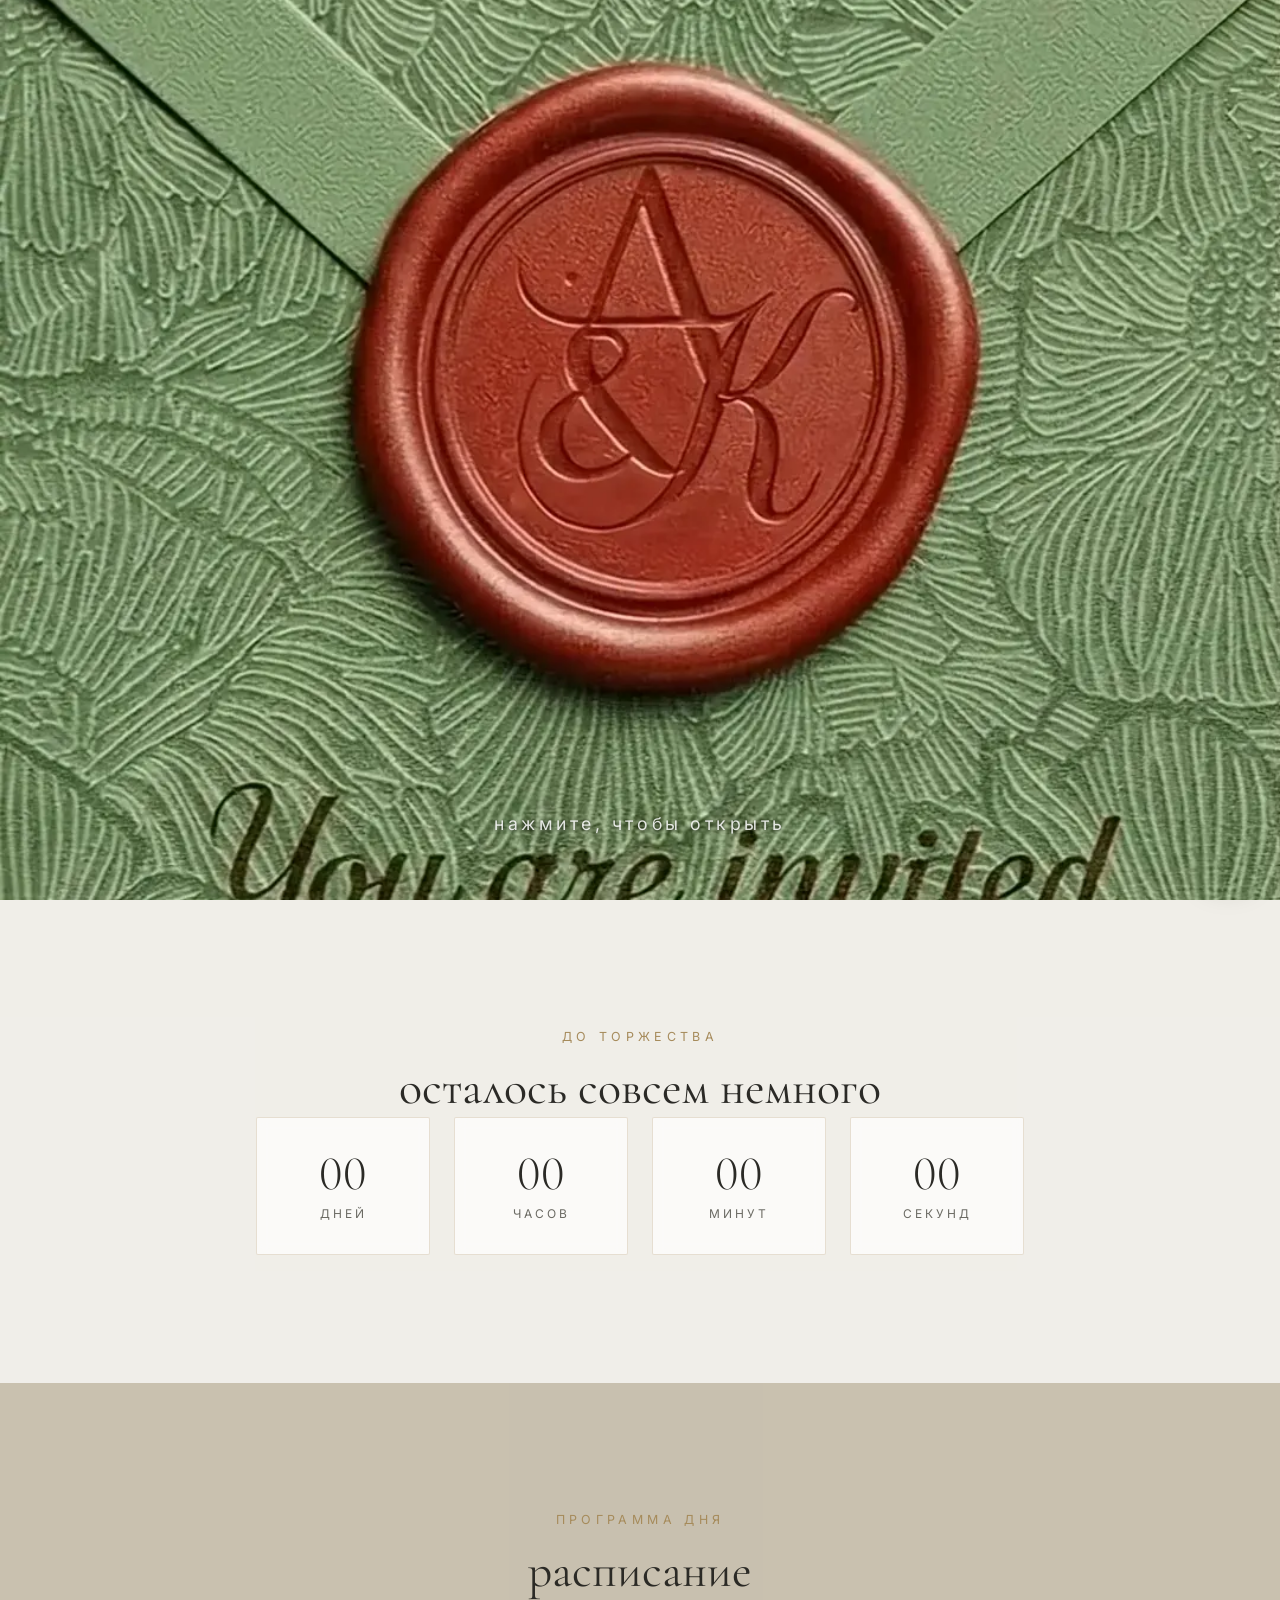
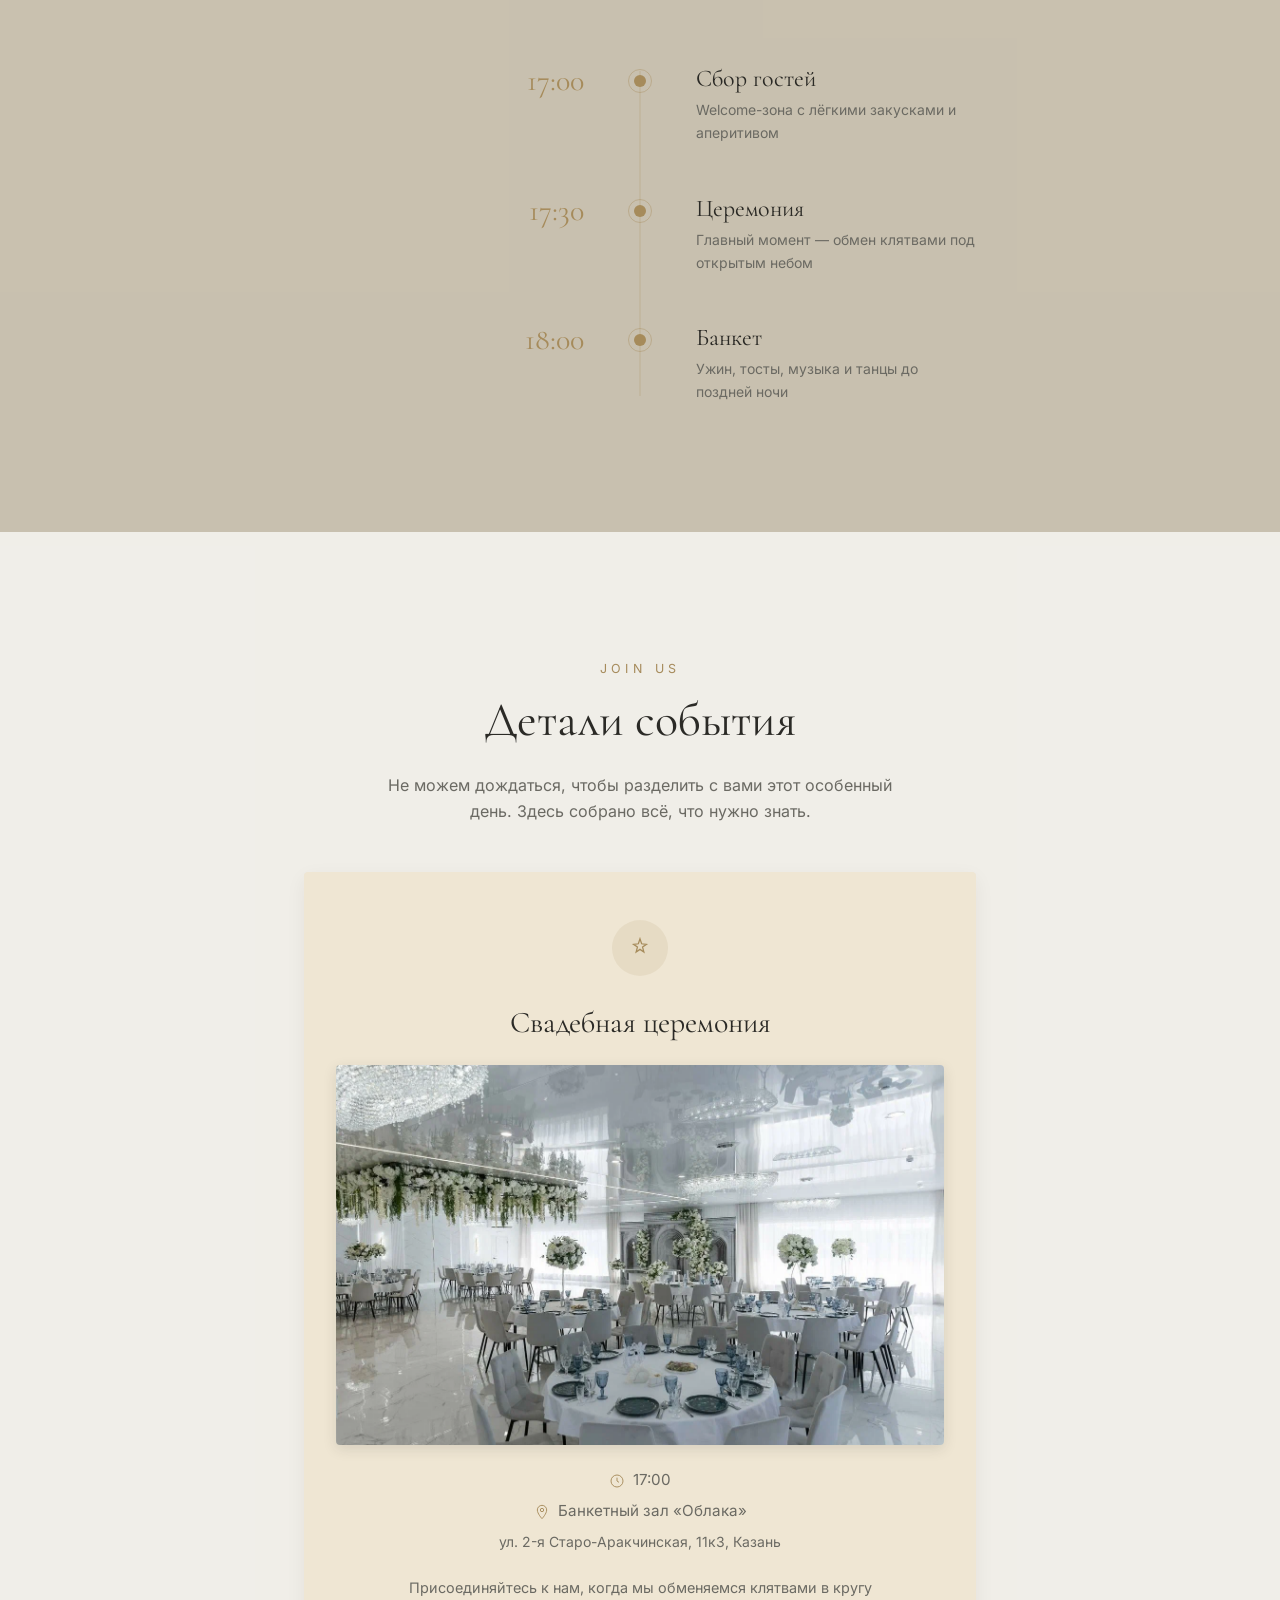
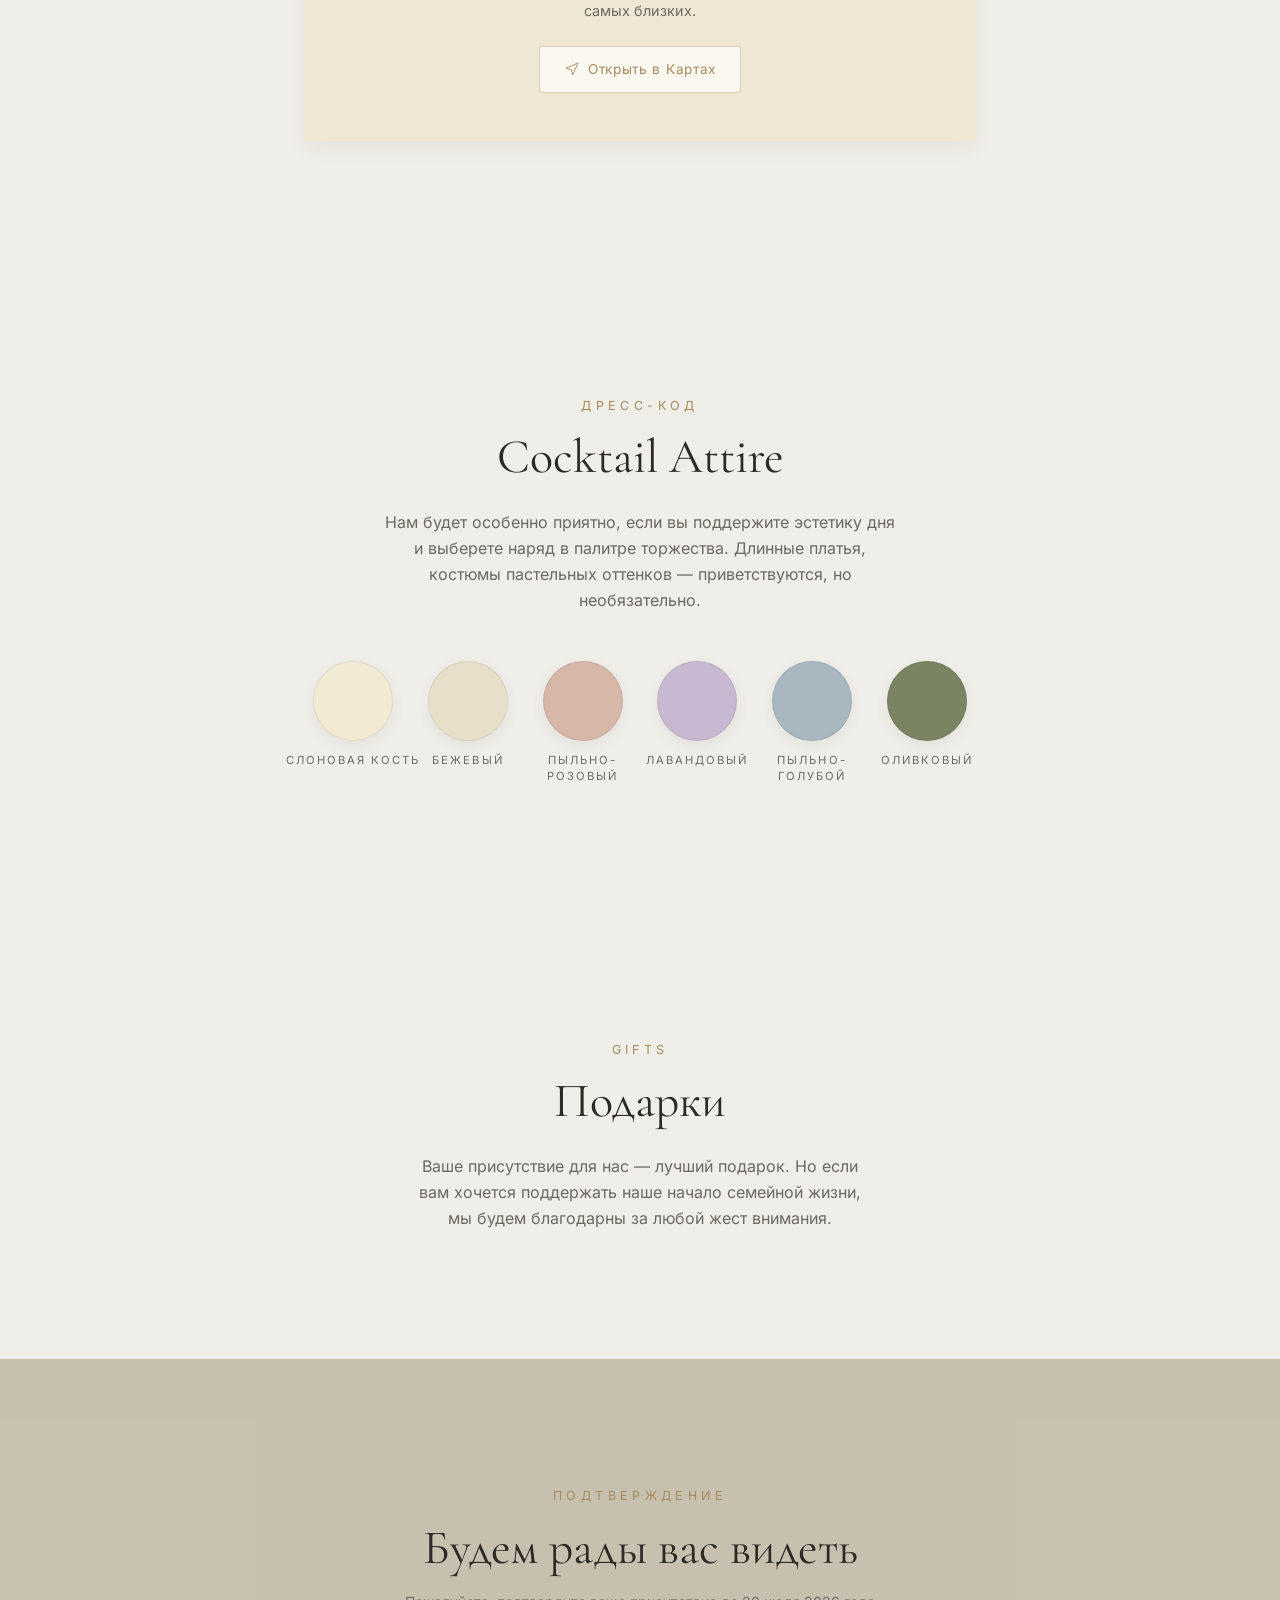
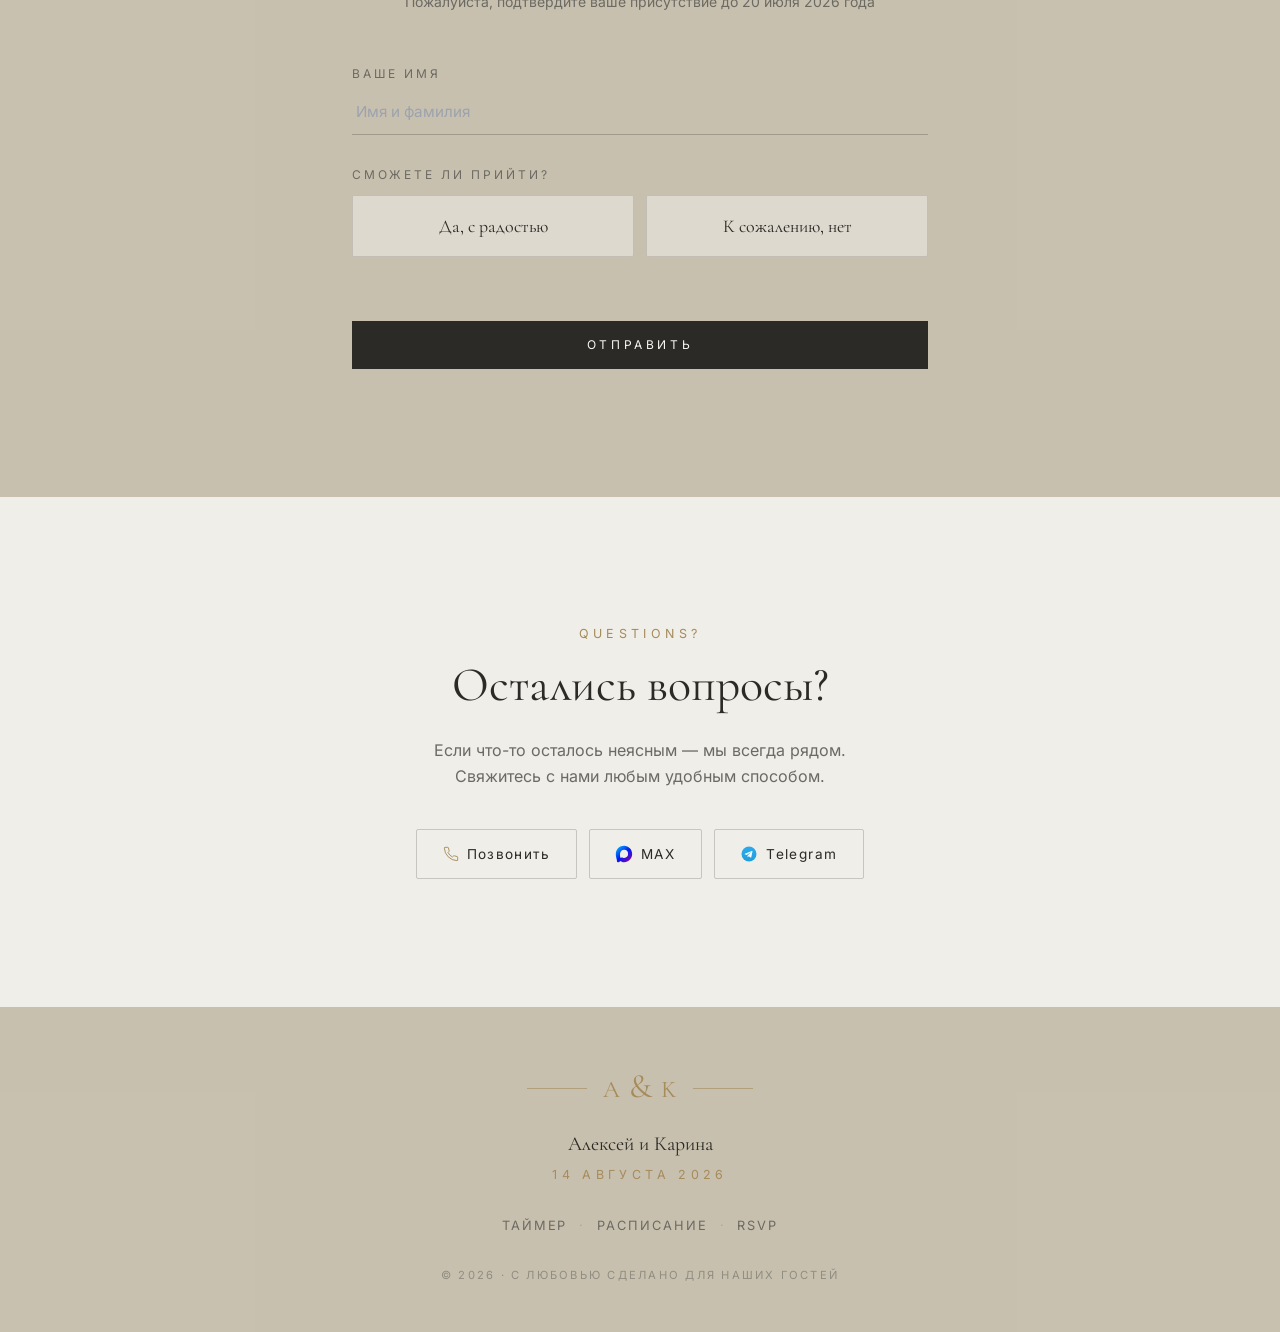
<file: index.html>
<!DOCTYPE html>
<html lang="ru">
<head>
  <meta charset="UTF-8" />
  <meta name="viewport" content="width=device-width, initial-scale=1.0" />
  <meta name="theme-color" content="#F9F7F2">
  <meta name="robots" content="noindex, nofollow">
  <meta name="referrer" content="strict-origin-when-cross-origin">
  <meta name="description" content="Свадебное приглашение Алексея и Карины. 14 августа 2026, банкетный зал «Облака», Казань.">

  <link rel="icon" type="image/png" href="./favicon.png?v=41">
  <link rel="apple-touch-icon" href="./favicon.png?v=41">

  <meta http-equiv="Content-Security-Policy" content="default-src 'self'; img-src 'self' data:; media-src 'self'; font-src 'self'; style-src 'self' 'unsafe-inline'; script-src 'self'; connect-src 'self' https://script.google.com https://script.googleusercontent.com; base-uri 'self'; form-action 'self'; object-src 'none'">

  <title>Алексей и Карина — 14.08.2026</title>

  <meta property="og:type" content="website">
  <meta property="og:url" content="https://alexeykarina.ru/">
  <meta property="og:title" content="Алексей и Карина — 14 августа 2026">
  <meta property="og:description" content="Будем рады разделить с вами наш самый главный день.">
  <meta property="og:image" content="https://alexeykarina.ru/assets/images/envelope-cover.webp">
  <meta property="og:image:width" content="1080">
  <meta property="og:image:height" content="1920">
  <meta property="og:locale" content="ru_RU">
  <meta name="twitter:card" content="summary_large_image">
  <meta name="twitter:title" content="Алексей и Карина — 14 августа 2026">
  <meta name="twitter:description" content="Будем рады разделить с вами наш самый главный день.">
  <meta name="twitter:image" content="https://alexeykarina.ru/assets/images/envelope-cover.webp">

  <link rel="preload" as="image" href="./assets/images/envelope-cover.webp?v=41" type="image/webp" fetchpriority="high">
  <link rel="prefetch" href="./assets/video/intro-video.mp4?v=41">

  <link rel="stylesheet" href="./assets/css/tailwind.min.css?v=41">
  <link rel="stylesheet" href="./assets/fonts/fonts.css?v=41">
  <link rel="stylesheet" href="./assets/css/styles.css?v=41">
</head>
<body class="text-ink antialiased">

  <video id="bg-video-a" class="bg-video is-active"
         muted playsinline preload="auto"
         aria-hidden="true">
    <source src="./assets/video/hero-bg.mp4?v=41" type="video/mp4">
  </video>
  <video id="bg-video-b" class="bg-video"
         muted playsinline preload="metadata"
         aria-hidden="true">
    <source src="./assets/video/hero-bg.mp4?v=41" type="video/mp4">
  </video>
  <div class="bg-overlay"></div>

  <div id="welcome" class="welcome" role="button" tabindex="0" aria-label="Открыть приглашение">
    <img id="env-cover" class="env-cover"
         src="./assets/images/envelope-cover.webp?v=41"
         alt="приглашение"
         fetchpriority="high"
         decoding="async" />
    <video id="env-video" class="env-video"
           muted playsinline preload="auto">
      <source src="./assets/video/intro-video.mp4?v=41" type="video/mp4">
    </video>
    <div id="env-hint" class="env-hint">нажмите, чтобы открыть</div>
  </div>

  <section class="hero min-h-screen flex flex-col items-center justify-center text-center px-6 relative">
    <div class="hero-content">
      <p class="eyebrow eyebrow-light mb-6">Save the date</p>
      <h1 class="hero-names font-serif text-white">
        <span class="hero-name">Алексей</span>
        <span class="hero-amp font-serif">&amp;</span>
        <span class="hero-name">Карина</span>
      </h1>
      <div class="ornament hero-ornament my-8">
        <span class="font-serif">наша свадьба</span>
      </div>
      <p class="eyebrow eyebrow-light">
        14 &middot; 08 &middot; 2026
      </p>
    </div>

    <div class="scroll-hint absolute">
      <a href="#rsvp" class="scroll-hint-rsvp">не забудьте заполнить анкету внизу</a>
      <a href="#countdown" class="scroll-hint-arrow text-white/70 hover:text-white transition" aria-label="Листайте вниз">
        <span class="scroll-hint-text">листайте вниз</span>
        <svg aria-hidden="true" width="28" height="28" viewBox="0 0 24 24" fill="none" stroke="currentColor" stroke-width="1.2"
             class="animate-bounce">
          <path d="M12 5v14M5 12l7 7 7-7"/>
        </svg>
      </a>
    </div>
  </section>

  <section id="countdown" class="section-card py-24 sm:py-32 px-6">
    <div class="max-w-3xl mx-auto text-center">
      <div class="reveal">
        <p class="eyebrow mb-4">До торжества</p>
        <h2 class="section-title font-serif">осталось совсем немного</h2>
      </div>

      <div id="timer" class="reveal grid grid-cols-4 gap-3 sm:gap-6">
        <div class="timer-cell rounded-sm py-6 sm:py-8">
          <div id="t-days"  class="timer-num font-serif text-3xl sm:text-5xl text-ink">0</div>
          <div class="text-[10px] sm:text-xs tracking-[0.25em] uppercase text-muted mt-2">дней</div>
        </div>
        <div class="timer-cell rounded-sm py-6 sm:py-8">
          <div id="t-hours" class="timer-num font-serif text-3xl sm:text-5xl text-ink">0</div>
          <div class="text-[10px] sm:text-xs tracking-[0.25em] uppercase text-muted mt-2">часов</div>
        </div>
        <div class="timer-cell rounded-sm py-6 sm:py-8">
          <div id="t-mins"  class="timer-num font-serif text-3xl sm:text-5xl text-ink">0</div>
          <div class="text-[10px] sm:text-xs tracking-[0.25em] uppercase text-muted mt-2">минут</div>
        </div>
        <div class="timer-cell rounded-sm py-6 sm:py-8">
          <div id="t-secs"  class="timer-num font-serif text-3xl sm:text-5xl text-ink">0</div>
          <div class="text-[10px] sm:text-xs tracking-[0.25em] uppercase text-muted mt-2">секунд</div>
        </div>
      </div>
    </div>
  </section>

  <section id="schedule" class="section-card section-card-tinted py-24 sm:py-32 px-6">
    <div class="max-w-2xl mx-auto">
      <div class="reveal text-center mb-16">
        <p class="eyebrow mb-4">Программа дня</p>
        <h2 class="section-title font-serif">расписание</h2>
      </div>

      <div class="relative">
        <div class="absolute left-6 sm:left-1/2 top-2 bottom-2 w-px bg-gold/30 sm:-translate-x-1/2"></div>

        <div class="reveal relative pl-16 sm:pl-0 sm:grid sm:grid-cols-2 sm:gap-8 mb-12">
          <div class="absolute left-6 sm:left-1/2 top-3 -translate-x-1/2">
            <div class="tl-dot relative w-3 h-3 rounded-full bg-gold"></div>
          </div>
          <div class="sm:text-right sm:pr-10">
            <div class="font-serif text-3xl text-gold">17:00</div>
          </div>
          <div class="sm:pl-10">
            <h3 class="font-serif text-2xl mb-1">Сбор гостей</h3>
            <p class="text-muted text-sm leading-relaxed">Welcome-зона с лёгкими закусками и аперитивом</p>
          </div>
        </div>

        <div class="reveal relative pl-16 sm:pl-0 sm:grid sm:grid-cols-2 sm:gap-8 mb-12">
          <div class="absolute left-6 sm:left-1/2 top-3 -translate-x-1/2">
            <div class="tl-dot relative w-3 h-3 rounded-full bg-gold"></div>
          </div>
          <div class="sm:text-right sm:pr-10">
            <div class="font-serif text-3xl text-gold">17:30</div>
          </div>
          <div class="sm:pl-10">
            <h3 class="font-serif text-2xl mb-1">Церемония</h3>
            <p class="text-muted text-sm leading-relaxed">Главный момент — обмен клятвами под открытым небом</p>
          </div>
        </div>

        <div class="reveal relative pl-16 sm:pl-0 sm:grid sm:grid-cols-2 sm:gap-8">
          <div class="absolute left-6 sm:left-1/2 top-3 -translate-x-1/2">
            <div class="tl-dot relative w-3 h-3 rounded-full bg-gold"></div>
          </div>
          <div class="sm:text-right sm:pr-10">
            <div class="font-serif text-3xl text-gold">18:00</div>
          </div>
          <div class="sm:pl-10">
            <h3 class="font-serif text-2xl mb-1">Банкет</h3>
            <p class="text-muted text-sm leading-relaxed">Ужин, тосты, музыка и танцы до поздней ночи</p>
          </div>
        </div>
      </div>
    </div>
  </section>

  <section class="section-card py-24 sm:py-32 px-6">
    <div class="max-w-2xl mx-auto">
      <div class="reveal text-center mb-12">
        <p class="eyebrow mb-4">Join us</p>
        <h2 class="section-title font-serif mb-6">Детали события</h2>
        <p class="text-muted leading-relaxed max-w-lg mx-auto">
          Не можем дождаться, чтобы разделить с вами этот особенный день.
          Здесь собрано всё, что нужно знать.
        </p>
      </div>

      <div class="reveal event-card">
        <div class="event-icon" aria-hidden="true">
          <svg viewBox="0 0 24 24" width="22" height="22" fill="none" stroke="currentColor" stroke-width="1.4">
            <path d="M12 2l1.8 5.4L19 8l-4.2 3 1.4 5.4L12 13.5 7.8 16.4 9.2 11 5 8l5.2-.6L12 2z"/>
          </svg>
        </div>
        <h3 class="event-title font-serif">Свадебная церемония</h3>

        <div class="event-photo">
          <img src="./assets/images/venue.webp?v=41" alt="Банкетный зал «Облака»" loading="lazy" />
        </div>

        <div class="event-row">
          <svg aria-hidden="true" viewBox="0 0 24 24" width="16" height="16" fill="none" stroke="currentColor" stroke-width="1.4">
            <circle cx="12" cy="12" r="9"/>
            <path d="M12 7v5l3 2"/>
          </svg>
          <span>17:00</span>
        </div>

        <div class="event-row">
          <svg aria-hidden="true" viewBox="0 0 24 24" width="16" height="16" fill="none" stroke="currentColor" stroke-width="1.4">
            <path d="M12 22s7-7.5 7-13a7 7 0 1 0-14 0c0 5.5 7 13 7 13z"/>
            <circle cx="12" cy="9" r="2.5"/>
          </svg>
          <span>Банкетный зал «Облака»</span>
        </div>

        <p class="event-address">
          ул. 2-я Старо-Аракчинская, 11к3, Казань
        </p>

        <p class="event-desc">
          Присоединяйтесь к нам, когда мы обменяемся клятвами в кругу самых близких.
        </p>

        <div class="event-buttons">
          <a class="event-btn" target="_blank" rel="noopener"
             href="https://yandex.ru/maps/org/oblaka/60389374185/?ll=48.966195%2C55.800816&pt=48.966178%2C55.800812&z=17.2">
            <svg aria-hidden="true" viewBox="0 0 24 24" width="16" height="16" fill="none" stroke="currentColor" stroke-width="1.4">
              <path d="M3 11l18-8-8 18-2-8-8-2z"/>
            </svg>
            Открыть в Картах
          </a>
        </div>
      </div>
    </div>
  </section>

  <section class="section-card py-24 sm:py-32 px-6">
    <div class="max-w-2xl mx-auto text-center">
      <div class="reveal">
        <p class="eyebrow mb-4">Дресс-код</p>
        <h2 class="section-title font-serif mb-6">Cocktail Attire</h2>
        <p class="text-muted leading-relaxed max-w-lg mx-auto mb-12">
          Нам будет особенно приятно, если вы поддержите эстетику дня и выберете наряд
          в палитре торжества. Длинные платья, костюмы пастельных оттенков —
          приветствуются, но необязательно.
        </p>
      </div>

      <div class="reveal palette grid grid-cols-3 sm:grid-cols-6 gap-x-4 gap-y-8 max-w-3xl mx-auto">
        <div class="palette-item">
          <div class="palette-swatch" style="background:#F2EAD3"></div>
          <span class="palette-label">Слоновая&nbsp;кость</span>
        </div>
        <div class="palette-item">
          <div class="palette-swatch" style="background:#E8DFCB"></div>
          <span class="palette-label">Бежевый</span>
        </div>
        <div class="palette-item">
          <div class="palette-swatch" style="background:#D6B7A8"></div>
          <span class="palette-label">Пыльно-розовый</span>
        </div>
        <div class="palette-item">
          <div class="palette-swatch" style="background:#C8B8D1"></div>
          <span class="palette-label">Лавандовый</span>
        </div>
        <div class="palette-item">
          <div class="palette-swatch" style="background:#A8B7C0"></div>
          <span class="palette-label">Пыльно-голубой</span>
        </div>
        <div class="palette-item">
          <div class="palette-swatch" style="background:#7A8463"></div>
          <span class="palette-label">Оливковый</span>
        </div>
      </div>
    </div>
  </section>

  <section class="section-card py-24 sm:py-32 px-6">
    <div class="max-w-xl mx-auto reveal text-center">
      <p class="eyebrow mb-4">Gifts</p>
      <h2 class="section-title font-serif mb-6">Подарки</h2>
      <p class="text-muted leading-relaxed max-w-md mx-auto">
        Ваше присутствие для нас — лучший подарок.
        Но если вам хочется поддержать наше начало семейной жизни,
        мы будем благодарны за любой жест внимания.
      </p>
    </div>
  </section>

  <section id="rsvp" class="section-card section-card-tinted py-24 sm:py-32 px-6">
    <div class="max-w-xl mx-auto">
      <div class="reveal text-center mb-12">
        <p class="eyebrow mb-4">Подтверждение</p>
        <h2 class="section-title font-serif mb-4">Будем рады вас видеть</h2>
        <p class="text-muted text-sm">Пожалуйста, подтвердите ваше присутствие до 20 июля 2026 года</p>
      </div>

      <form id="rsvp-form" class="reveal space-y-8" novalidate>
        <div>
          <label for="rsvp-name" class="text-xs tracking-[0.25em] uppercase text-muted">Ваше имя</label>
          <input id="rsvp-name" type="text" name="name" placeholder="Имя и фамилия"
                 autocomplete="name" class="mt-2" />
          <p data-error="name" class="form-error hidden" role="alert"></p>
        </div>

        <div class="hp-field" aria-hidden="true">
          <label for="rsvp-website">Сайт (не заполнять)</label>
          <input id="rsvp-website" type="text" name="website" tabindex="-1" autocomplete="off" />
        </div>

        <fieldset>
          <legend class="text-xs tracking-[0.25em] uppercase text-muted block mb-3">Сможете ли прийти?</legend>
          <div class="grid grid-cols-2 gap-3" role="radiogroup" aria-label="Сможете ли прийти">
            <label class="radio-card rounded-sm py-4 text-center text-sm" tabindex="0" role="radio" aria-checked="false">
              <input type="radio" name="attend" value="yes" class="hidden" tabindex="-1">
              <span class="font-serif text-lg">Да, с радостью</span>
            </label>
            <label class="radio-card rounded-sm py-4 text-center text-sm" tabindex="0" role="radio" aria-checked="false">
              <input type="radio" name="attend" value="no" class="hidden" tabindex="-1">
              <span class="font-serif text-lg">К сожалению, нет</span>
            </label>
          </div>
          <p data-error="attend" class="form-error hidden" role="alert"></p>
        </fieldset>

        <div id="rsvp-extras" class="rsvp-extras" aria-hidden="true">
          <div>
            <label for="rsvp-plus-ones" class="text-xs tracking-[0.25em] uppercase text-muted">Ваши спутники</label>
            <input id="rsvp-plus-ones" type="text" name="plus_ones"
                   placeholder="Имена и фамилии спутников"
                   class="mt-2" />
            <p class="form-helper">Чтобы заранее накрыть всем места и подобрать угощение</p>
          </div>

          <div>
            <label for="rsvp-track" class="text-xs tracking-[0.25em] uppercase text-muted">Любимый трек</label>
            <input id="rsvp-track" type="text" name="track"
                   placeholder="Название и исполнитель"
                   class="mt-2" />
            <p class="form-helper">Можно несколько через запятую — постараемся поставить, но не обещаем, что прозвучат все</p>
          </div>

          <div>
            <label for="rsvp-wishes" class="text-xs tracking-[0.25em] uppercase text-muted">Пожелания и комментарии</label>
            <textarea id="rsvp-wishes" name="wishes" rows="3"
                      placeholder="Аллергии, предпочтения, тёплые слова — всё, что хотите нам передать"
                      class="mt-2"></textarea>
          </div>
        </div>

        <button type="submit"
          class="w-full bg-ink text-cream py-4 tracking-[0.3em] uppercase text-xs hover:bg-gold transition-colors duration-500">
          Отправить
        </button>
      </form>
    </div>
  </section>

  <section class="section-card py-24 sm:py-32 px-6">
    <div class="max-w-xl mx-auto text-center">
      <div class="reveal">
        <p class="eyebrow mb-4">Questions?</p>
        <h2 class="section-title font-serif mb-6">Остались вопросы?</h2>
        <p class="text-muted leading-relaxed max-w-md mx-auto mb-10">
          Если что-то осталось неясным — мы всегда рядом. Свяжитесь с нами
          любым удобным способом.
        </p>
      </div>

      <div class="reveal flex flex-col sm:flex-row gap-3 justify-center">
        <a class="contact-btn" href="tel:+79518916698">
          <svg aria-hidden="true" viewBox="0 0 24 24" width="16" height="16" fill="none" stroke="currentColor" stroke-width="1.4">
            <path d="M22 16.92V21a1 1 0 0 1-1.1 1A19.9 19.9 0 0 1 2 3.1 1 1 0 0 1 3 2h4.09a1 1 0 0 1 1 .75l1.2 4.4a1 1 0 0 1-.27 1L7.5 9.85a16 16 0 0 0 6.64 6.64l1.7-1.52a1 1 0 0 1 1-.27l4.4 1.2a1 1 0 0 1 .76 1z"/>
          </svg>
          Позвонить
        </a>
        <a class="contact-btn" href="https://max.ru/u/f9LHodD0cOIlmixiMm6AO64zGILDOPmkvYG0mKtiKpuyLl6wp6Y9qTZkgYU" target="_blank" rel="noopener">
          <svg class="max-icon" aria-hidden="true" viewBox="0 0 44 44" width="18" height="18">
            <defs>
              <linearGradient id="max-grad" x1="6" y1="4" x2="38" y2="40" gradientUnits="userSpaceOnUse">
                <stop offset="0" stop-color="#06affb"/>
                <stop offset="0.5" stop-color="#001cf1"/>
                <stop offset="1" stop-color="#8900ac"/>
              </linearGradient>
            </defs>
            <path fill="url(#max-grad)" fill-rule="evenodd" clip-rule="evenodd" d="M22.39 41.89c-3.93 0-5.75-.58-8.9-2.9-2.02 2.61-8.34 4.63-8.62 1.17 0-2.6-.58-4.8-1.22-7.2C2.87 30 2 26.72 2 21.94 2 10.56 11.28 2 22.28 2c11 0 19.63 8.98 19.63 20.06 0 11.07-8.9 19.83-19.52 19.83Zm.2-30.02c-5.22-.27-9.3 3.37-10.2 9.08-.74 4.72.58 10.48 1.7 10.77.54.13 1.9-.98 2.74-1.82 1.39.9 2.97 1.6 4.73 1.7a9.96 9.96 0 0 0 10.4-9.34 10 10 0 0 0-9.37-10.39Z"/>
          </svg>
          MAX
        </a>
        <a class="contact-btn" href="https://t.me/kervv1" target="_blank" rel="noopener">
          <svg class="tg-icon" aria-hidden="true" viewBox="0 0 24 24" width="18" height="18">
            <defs>
              <linearGradient id="tg-grad" x1="12" y1="2" x2="12" y2="22" gradientUnits="userSpaceOnUse">
                <stop offset="0" stop-color="#2AABEE"/>
                <stop offset="1" stop-color="#229ED9"/>
              </linearGradient>
            </defs>
            <circle cx="12" cy="12" r="10" fill="url(#tg-grad)"/>
            <path fill="#ffffff" d="M16.64 8.8l-1.61 7.6c-.12.55-.44.68-.89.42l-2.46-1.81-1.19 1.14c-.13.13-.24.24-.49.24l.18-2.5 4.55-4.11c.2-.18-.04-.28-.31-.1l-5.62 3.54-2.42-.76c-.53-.16-.54-.53.11-.78l9.45-3.64c.44-.16.83.1.69.76z"/>
          </svg>
          Telegram
        </a>
      </div>
    </div>
  </section>

  <footer class="section-card section-card-tinted footer">
    <div class="footer-inner">
      <div class="ornament mb-6">
        <span class="font-serif text-2xl">A <span class="footer-amp">&amp;</span> K</span>
      </div>
      <p class="font-serif text-xl mb-2">Алексей и Карина</p>
      <p class="eyebrow mb-8">14 августа 2026</p>

      <nav class="footer-nav">
        <a href="#countdown">Таймер</a>
        <span>·</span>
        <a href="#schedule">Расписание</a>
        <span>·</span>
        <a href="#rsvp">RSVP</a>
      </nav>

      <p class="footer-copy">
        © 2026 · с любовью сделано для наших гостей
      </p>
    </div>
  </footer>

  <button id="music-btn" type="button" aria-label="Включить или выключить музыку" aria-pressed="false"
    class="fab-shadow fixed bottom-6 right-6 z-40 w-14 h-14 rounded-full bg-ink text-cream
           flex items-center justify-center hover:bg-gold transition-colors duration-500">
    <svg id="icon-note" aria-hidden="true" width="22" height="22" viewBox="0 0 24 24" fill="currentColor">
      <path d="M9 18V5l12-2v13"/>
      <circle cx="6" cy="18" r="3"/>
      <circle cx="18" cy="16" r="3"/>
    </svg>
    <span id="icon-wave" class="wave hidden" aria-hidden="true">
      <span></span><span></span><span></span><span></span>
    </span>
  </button>

  <audio id="audio" src="./assets/audio/music.mp3?v=41" loop preload="none"></audio>

  <div id="modal" class="fixed inset-0 z-50 hidden items-center justify-center modal-bg px-6"
       role="dialog" aria-modal="true" aria-labelledby="modal-title" aria-describedby="modal-text" aria-hidden="true">
    <div class="bg-cream max-w-md w-full p-10 sm:p-12 text-center relative rounded-sm"
         style="border:1px solid rgba(166,139,91,0.3);">
      <button id="modal-close" type="button" class="absolute top-4 right-4 text-muted hover:text-ink" aria-label="Закрыть">
        <svg aria-hidden="true" width="20" height="20" viewBox="0 0 24 24" fill="none" stroke="currentColor" stroke-width="1.2">
          <path d="M6 6l12 12M6 18L18 6"/>
        </svg>
      </button>
      <div class="ornament mb-6" aria-hidden="true">
        <span class="font-serif text-sm">с любовью</span>
      </div>
      <h3 id="modal-title" class="section-title font-serif mb-4">Спасибо!</h3>
      <p id="modal-text" class="text-muted leading-relaxed">
        Мы получили ваш ответ и ждём встречи с вами 14 августа.
      </p>
    </div>
  </div>

  <script src="./assets/js/bg-video.js?v=41" defer></script>
  <script src="./assets/js/envelope.js?v=41" defer></script>
  <script src="./assets/js/countdown.js?v=41" defer></script>
  <script src="./assets/js/reveal.js?v=41" defer></script>
  <script src="./assets/js/palette.js?v=41" defer></script>
  <script src="./assets/js/music.js?v=41" defer></script>
  <script src="./assets/js/rsvp.js?v=41" defer></script>
</body>
</html>
</file>
<file: assets/fonts/fonts.css>
/* cyrillic-ext */
@font-face {
  font-family: 'Cormorant Garamond';
  font-style: italic;
  font-weight: 300;
  font-display: swap;
  src: url(co3ZmX5slCNuHLi8bLeY9MK7whWMhyjYrEtFmSq17w.woff2) format('woff2');
  unicode-range: U+0460-052F, U+1C80-1C8A, U+20B4, U+2DE0-2DFF, U+A640-A69F, U+FE2E-FE2F;
}
/* cyrillic */
@font-face {
  font-family: 'Cormorant Garamond';
  font-style: italic;
  font-weight: 300;
  font-display: swap;
  src: url(co3ZmX5slCNuHLi8bLeY9MK7whWMhyjYrEtMmSq17w.woff2) format('woff2');
  unicode-range: U+0301, U+0400-045F, U+0490-0491, U+04B0-04B1, U+2116;
}
/* vietnamese */
@font-face {
  font-family: 'Cormorant Garamond';
  font-style: italic;
  font-weight: 300;
  font-display: swap;
  src: url(co3ZmX5slCNuHLi8bLeY9MK7whWMhyjYrEtHmSq17w.woff2) format('woff2');
  unicode-range: U+0102-0103, U+0110-0111, U+0128-0129, U+0168-0169, U+01A0-01A1, U+01AF-01B0, U+0300-0301, U+0303-0304, U+0308-0309, U+0323, U+0329, U+1EA0-1EF9, U+20AB;
}
/* latin-ext */
@font-face {
  font-family: 'Cormorant Garamond';
  font-style: italic;
  font-weight: 300;
  font-display: swap;
  src: url(co3ZmX5slCNuHLi8bLeY9MK7whWMhyjYrEtGmSq17w.woff2) format('woff2');
  unicode-range: U+0100-02BA, U+02BD-02C5, U+02C7-02CC, U+02CE-02D7, U+02DD-02FF, U+0304, U+0308, U+0329, U+1D00-1DBF, U+1E00-1E9F, U+1EF2-1EFF, U+2020, U+20A0-20AB, U+20AD-20C0, U+2113, U+2C60-2C7F, U+A720-A7FF;
}
/* latin */
@font-face {
  font-family: 'Cormorant Garamond';
  font-style: italic;
  font-weight: 300;
  font-display: swap;
  src: url(co3ZmX5slCNuHLi8bLeY9MK7whWMhyjYrEtImSo.woff2) format('woff2');
  unicode-range: U+0000-00FF, U+0131, U+0152-0153, U+02BB-02BC, U+02C6, U+02DA, U+02DC, U+0304, U+0308, U+0329, U+2000-206F, U+20AC, U+2122, U+2191, U+2193, U+2212, U+2215, U+FEFF, U+FFFD;
}
/* cyrillic-ext */
@font-face {
  font-family: 'Cormorant Garamond';
  font-style: italic;
  font-weight: 400;
  font-display: swap;
  src: url(co3ZmX5slCNuHLi8bLeY9MK7whWMhyjYrEtFmSq17w.woff2) format('woff2');
  unicode-range: U+0460-052F, U+1C80-1C8A, U+20B4, U+2DE0-2DFF, U+A640-A69F, U+FE2E-FE2F;
}
/* cyrillic */
@font-face {
  font-family: 'Cormorant Garamond';
  font-style: italic;
  font-weight: 400;
  font-display: swap;
  src: url(co3ZmX5slCNuHLi8bLeY9MK7whWMhyjYrEtMmSq17w.woff2) format('woff2');
  unicode-range: U+0301, U+0400-045F, U+0490-0491, U+04B0-04B1, U+2116;
}
/* vietnamese */
@font-face {
  font-family: 'Cormorant Garamond';
  font-style: italic;
  font-weight: 400;
  font-display: swap;
  src: url(co3ZmX5slCNuHLi8bLeY9MK7whWMhyjYrEtHmSq17w.woff2) format('woff2');
  unicode-range: U+0102-0103, U+0110-0111, U+0128-0129, U+0168-0169, U+01A0-01A1, U+01AF-01B0, U+0300-0301, U+0303-0304, U+0308-0309, U+0323, U+0329, U+1EA0-1EF9, U+20AB;
}
/* latin-ext */
@font-face {
  font-family: 'Cormorant Garamond';
  font-style: italic;
  font-weight: 400;
  font-display: swap;
  src: url(co3ZmX5slCNuHLi8bLeY9MK7whWMhyjYrEtGmSq17w.woff2) format('woff2');
  unicode-range: U+0100-02BA, U+02BD-02C5, U+02C7-02CC, U+02CE-02D7, U+02DD-02FF, U+0304, U+0308, U+0329, U+1D00-1DBF, U+1E00-1E9F, U+1EF2-1EFF, U+2020, U+20A0-20AB, U+20AD-20C0, U+2113, U+2C60-2C7F, U+A720-A7FF;
}
/* latin */
@font-face {
  font-family: 'Cormorant Garamond';
  font-style: italic;
  font-weight: 400;
  font-display: swap;
  src: url(co3ZmX5slCNuHLi8bLeY9MK7whWMhyjYrEtImSo.woff2) format('woff2');
  unicode-range: U+0000-00FF, U+0131, U+0152-0153, U+02BB-02BC, U+02C6, U+02DA, U+02DC, U+0304, U+0308, U+0329, U+2000-206F, U+20AC, U+2122, U+2191, U+2193, U+2212, U+2215, U+FEFF, U+FFFD;
}
/* cyrillic-ext */
@font-face {
  font-family: 'Cormorant Garamond';
  font-style: normal;
  font-weight: 300;
  font-display: swap;
  src: url(co3bmX5slCNuHLi8bLeY9MK7whWMhyjYpHtKgS4.woff2) format('woff2');
  unicode-range: U+0460-052F, U+1C80-1C8A, U+20B4, U+2DE0-2DFF, U+A640-A69F, U+FE2E-FE2F;
}
/* cyrillic */
@font-face {
  font-family: 'Cormorant Garamond';
  font-style: normal;
  font-weight: 300;
  font-display: swap;
  src: url(co3bmX5slCNuHLi8bLeY9MK7whWMhyjYrXtKgS4.woff2) format('woff2');
  unicode-range: U+0301, U+0400-045F, U+0490-0491, U+04B0-04B1, U+2116;
}
/* vietnamese */
@font-face {
  font-family: 'Cormorant Garamond';
  font-style: normal;
  font-weight: 300;
  font-display: swap;
  src: url(co3bmX5slCNuHLi8bLeY9MK7whWMhyjYpntKgS4.woff2) format('woff2');
  unicode-range: U+0102-0103, U+0110-0111, U+0128-0129, U+0168-0169, U+01A0-01A1, U+01AF-01B0, U+0300-0301, U+0303-0304, U+0308-0309, U+0323, U+0329, U+1EA0-1EF9, U+20AB;
}
/* latin-ext */
@font-face {
  font-family: 'Cormorant Garamond';
  font-style: normal;
  font-weight: 300;
  font-display: swap;
  src: url(co3bmX5slCNuHLi8bLeY9MK7whWMhyjYp3tKgS4.woff2) format('woff2');
  unicode-range: U+0100-02BA, U+02BD-02C5, U+02C7-02CC, U+02CE-02D7, U+02DD-02FF, U+0304, U+0308, U+0329, U+1D00-1DBF, U+1E00-1E9F, U+1EF2-1EFF, U+2020, U+20A0-20AB, U+20AD-20C0, U+2113, U+2C60-2C7F, U+A720-A7FF;
}
/* latin */
@font-face {
  font-family: 'Cormorant Garamond';
  font-style: normal;
  font-weight: 300;
  font-display: swap;
  src: url(co3bmX5slCNuHLi8bLeY9MK7whWMhyjYqXtK.woff2) format('woff2');
  unicode-range: U+0000-00FF, U+0131, U+0152-0153, U+02BB-02BC, U+02C6, U+02DA, U+02DC, U+0304, U+0308, U+0329, U+2000-206F, U+20AC, U+2122, U+2191, U+2193, U+2212, U+2215, U+FEFF, U+FFFD;
}
/* cyrillic-ext */
@font-face {
  font-family: 'Cormorant Garamond';
  font-style: normal;
  font-weight: 400;
  font-display: swap;
  src: url(co3bmX5slCNuHLi8bLeY9MK7whWMhyjYpHtKgS4.woff2) format('woff2');
  unicode-range: U+0460-052F, U+1C80-1C8A, U+20B4, U+2DE0-2DFF, U+A640-A69F, U+FE2E-FE2F;
}
/* cyrillic */
@font-face {
  font-family: 'Cormorant Garamond';
  font-style: normal;
  font-weight: 400;
  font-display: swap;
  src: url(co3bmX5slCNuHLi8bLeY9MK7whWMhyjYrXtKgS4.woff2) format('woff2');
  unicode-range: U+0301, U+0400-045F, U+0490-0491, U+04B0-04B1, U+2116;
}
/* vietnamese */
@font-face {
  font-family: 'Cormorant Garamond';
  font-style: normal;
  font-weight: 400;
  font-display: swap;
  src: url(co3bmX5slCNuHLi8bLeY9MK7whWMhyjYpntKgS4.woff2) format('woff2');
  unicode-range: U+0102-0103, U+0110-0111, U+0128-0129, U+0168-0169, U+01A0-01A1, U+01AF-01B0, U+0300-0301, U+0303-0304, U+0308-0309, U+0323, U+0329, U+1EA0-1EF9, U+20AB;
}
/* latin-ext */
@font-face {
  font-family: 'Cormorant Garamond';
  font-style: normal;
  font-weight: 400;
  font-display: swap;
  src: url(co3bmX5slCNuHLi8bLeY9MK7whWMhyjYp3tKgS4.woff2) format('woff2');
  unicode-range: U+0100-02BA, U+02BD-02C5, U+02C7-02CC, U+02CE-02D7, U+02DD-02FF, U+0304, U+0308, U+0329, U+1D00-1DBF, U+1E00-1E9F, U+1EF2-1EFF, U+2020, U+20A0-20AB, U+20AD-20C0, U+2113, U+2C60-2C7F, U+A720-A7FF;
}
/* latin */
@font-face {
  font-family: 'Cormorant Garamond';
  font-style: normal;
  font-weight: 400;
  font-display: swap;
  src: url(co3bmX5slCNuHLi8bLeY9MK7whWMhyjYqXtK.woff2) format('woff2');
  unicode-range: U+0000-00FF, U+0131, U+0152-0153, U+02BB-02BC, U+02C6, U+02DA, U+02DC, U+0304, U+0308, U+0329, U+2000-206F, U+20AC, U+2122, U+2191, U+2193, U+2212, U+2215, U+FEFF, U+FFFD;
}
/* cyrillic-ext */
@font-face {
  font-family: 'Cormorant Garamond';
  font-style: normal;
  font-weight: 500;
  font-display: swap;
  src: url(co3bmX5slCNuHLi8bLeY9MK7whWMhyjYpHtKgS4.woff2) format('woff2');
  unicode-range: U+0460-052F, U+1C80-1C8A, U+20B4, U+2DE0-2DFF, U+A640-A69F, U+FE2E-FE2F;
}
/* cyrillic */
@font-face {
  font-family: 'Cormorant Garamond';
  font-style: normal;
  font-weight: 500;
  font-display: swap;
  src: url(co3bmX5slCNuHLi8bLeY9MK7whWMhyjYrXtKgS4.woff2) format('woff2');
  unicode-range: U+0301, U+0400-045F, U+0490-0491, U+04B0-04B1, U+2116;
}
/* vietnamese */
@font-face {
  font-family: 'Cormorant Garamond';
  font-style: normal;
  font-weight: 500;
  font-display: swap;
  src: url(co3bmX5slCNuHLi8bLeY9MK7whWMhyjYpntKgS4.woff2) format('woff2');
  unicode-range: U+0102-0103, U+0110-0111, U+0128-0129, U+0168-0169, U+01A0-01A1, U+01AF-01B0, U+0300-0301, U+0303-0304, U+0308-0309, U+0323, U+0329, U+1EA0-1EF9, U+20AB;
}
/* latin-ext */
@font-face {
  font-family: 'Cormorant Garamond';
  font-style: normal;
  font-weight: 500;
  font-display: swap;
  src: url(co3bmX5slCNuHLi8bLeY9MK7whWMhyjYp3tKgS4.woff2) format('woff2');
  unicode-range: U+0100-02BA, U+02BD-02C5, U+02C7-02CC, U+02CE-02D7, U+02DD-02FF, U+0304, U+0308, U+0329, U+1D00-1DBF, U+1E00-1E9F, U+1EF2-1EFF, U+2020, U+20A0-20AB, U+20AD-20C0, U+2113, U+2C60-2C7F, U+A720-A7FF;
}
/* latin */
@font-face {
  font-family: 'Cormorant Garamond';
  font-style: normal;
  font-weight: 500;
  font-display: swap;
  src: url(co3bmX5slCNuHLi8bLeY9MK7whWMhyjYqXtK.woff2) format('woff2');
  unicode-range: U+0000-00FF, U+0131, U+0152-0153, U+02BB-02BC, U+02C6, U+02DA, U+02DC, U+0304, U+0308, U+0329, U+2000-206F, U+20AC, U+2122, U+2191, U+2193, U+2212, U+2215, U+FEFF, U+FFFD;
}
/* cyrillic-ext */
@font-face {
  font-family: 'Cormorant Garamond';
  font-style: normal;
  font-weight: 600;
  font-display: swap;
  src: url(co3bmX5slCNuHLi8bLeY9MK7whWMhyjYpHtKgS4.woff2) format('woff2');
  unicode-range: U+0460-052F, U+1C80-1C8A, U+20B4, U+2DE0-2DFF, U+A640-A69F, U+FE2E-FE2F;
}
/* cyrillic */
@font-face {
  font-family: 'Cormorant Garamond';
  font-style: normal;
  font-weight: 600;
  font-display: swap;
  src: url(co3bmX5slCNuHLi8bLeY9MK7whWMhyjYrXtKgS4.woff2) format('woff2');
  unicode-range: U+0301, U+0400-045F, U+0490-0491, U+04B0-04B1, U+2116;
}
/* vietnamese */
@font-face {
  font-family: 'Cormorant Garamond';
  font-style: normal;
  font-weight: 600;
  font-display: swap;
  src: url(co3bmX5slCNuHLi8bLeY9MK7whWMhyjYpntKgS4.woff2) format('woff2');
  unicode-range: U+0102-0103, U+0110-0111, U+0128-0129, U+0168-0169, U+01A0-01A1, U+01AF-01B0, U+0300-0301, U+0303-0304, U+0308-0309, U+0323, U+0329, U+1EA0-1EF9, U+20AB;
}
/* latin-ext */
@font-face {
  font-family: 'Cormorant Garamond';
  font-style: normal;
  font-weight: 600;
  font-display: swap;
  src: url(co3bmX5slCNuHLi8bLeY9MK7whWMhyjYp3tKgS4.woff2) format('woff2');
  unicode-range: U+0100-02BA, U+02BD-02C5, U+02C7-02CC, U+02CE-02D7, U+02DD-02FF, U+0304, U+0308, U+0329, U+1D00-1DBF, U+1E00-1E9F, U+1EF2-1EFF, U+2020, U+20A0-20AB, U+20AD-20C0, U+2113, U+2C60-2C7F, U+A720-A7FF;
}
/* latin */
@font-face {
  font-family: 'Cormorant Garamond';
  font-style: normal;
  font-weight: 600;
  font-display: swap;
  src: url(co3bmX5slCNuHLi8bLeY9MK7whWMhyjYqXtK.woff2) format('woff2');
  unicode-range: U+0000-00FF, U+0131, U+0152-0153, U+02BB-02BC, U+02C6, U+02DA, U+02DC, U+0304, U+0308, U+0329, U+2000-206F, U+20AC, U+2122, U+2191, U+2193, U+2212, U+2215, U+FEFF, U+FFFD;
}
/* cyrillic-ext */
@font-face {
  font-family: 'Inter';
  font-style: normal;
  font-weight: 300;
  font-display: swap;
  src: url(UcC73FwrK3iLTeHuS_nVMrMxCp50SjIa2JL7SUc.woff2) format('woff2');
  unicode-range: U+0460-052F, U+1C80-1C8A, U+20B4, U+2DE0-2DFF, U+A640-A69F, U+FE2E-FE2F;
}
/* cyrillic */
@font-face {
  font-family: 'Inter';
  font-style: normal;
  font-weight: 300;
  font-display: swap;
  src: url(UcC73FwrK3iLTeHuS_nVMrMxCp50SjIa0ZL7SUc.woff2) format('woff2');
  unicode-range: U+0301, U+0400-045F, U+0490-0491, U+04B0-04B1, U+2116;
}
/* greek-ext */
@font-face {
  font-family: 'Inter';
  font-style: normal;
  font-weight: 300;
  font-display: swap;
  src: url(UcC73FwrK3iLTeHuS_nVMrMxCp50SjIa2ZL7SUc.woff2) format('woff2');
  unicode-range: U+1F00-1FFF;
}
/* greek */
@font-face {
  font-family: 'Inter';
  font-style: normal;
  font-weight: 300;
  font-display: swap;
  src: url(UcC73FwrK3iLTeHuS_nVMrMxCp50SjIa1pL7SUc.woff2) format('woff2');
  unicode-range: U+0370-0377, U+037A-037F, U+0384-038A, U+038C, U+038E-03A1, U+03A3-03FF;
}
/* vietnamese */
@font-face {
  font-family: 'Inter';
  font-style: normal;
  font-weight: 300;
  font-display: swap;
  src: url(UcC73FwrK3iLTeHuS_nVMrMxCp50SjIa2pL7SUc.woff2) format('woff2');
  unicode-range: U+0102-0103, U+0110-0111, U+0128-0129, U+0168-0169, U+01A0-01A1, U+01AF-01B0, U+0300-0301, U+0303-0304, U+0308-0309, U+0323, U+0329, U+1EA0-1EF9, U+20AB;
}
/* latin-ext */
@font-face {
  font-family: 'Inter';
  font-style: normal;
  font-weight: 300;
  font-display: swap;
  src: url(UcC73FwrK3iLTeHuS_nVMrMxCp50SjIa25L7SUc.woff2) format('woff2');
  unicode-range: U+0100-02BA, U+02BD-02C5, U+02C7-02CC, U+02CE-02D7, U+02DD-02FF, U+0304, U+0308, U+0329, U+1D00-1DBF, U+1E00-1E9F, U+1EF2-1EFF, U+2020, U+20A0-20AB, U+20AD-20C0, U+2113, U+2C60-2C7F, U+A720-A7FF;
}
/* latin */
@font-face {
  font-family: 'Inter';
  font-style: normal;
  font-weight: 300;
  font-display: swap;
  src: url(UcC73FwrK3iLTeHuS_nVMrMxCp50SjIa1ZL7.woff2) format('woff2');
  unicode-range: U+0000-00FF, U+0131, U+0152-0153, U+02BB-02BC, U+02C6, U+02DA, U+02DC, U+0304, U+0308, U+0329, U+2000-206F, U+20AC, U+2122, U+2191, U+2193, U+2212, U+2215, U+FEFF, U+FFFD;
}
/* cyrillic-ext */
@font-face {
  font-family: 'Inter';
  font-style: normal;
  font-weight: 400;
  font-display: swap;
  src: url(UcC73FwrK3iLTeHuS_nVMrMxCp50SjIa2JL7SUc.woff2) format('woff2');
  unicode-range: U+0460-052F, U+1C80-1C8A, U+20B4, U+2DE0-2DFF, U+A640-A69F, U+FE2E-FE2F;
}
/* cyrillic */
@font-face {
  font-family: 'Inter';
  font-style: normal;
  font-weight: 400;
  font-display: swap;
  src: url(UcC73FwrK3iLTeHuS_nVMrMxCp50SjIa0ZL7SUc.woff2) format('woff2');
  unicode-range: U+0301, U+0400-045F, U+0490-0491, U+04B0-04B1, U+2116;
}
/* greek-ext */
@font-face {
  font-family: 'Inter';
  font-style: normal;
  font-weight: 400;
  font-display: swap;
  src: url(UcC73FwrK3iLTeHuS_nVMrMxCp50SjIa2ZL7SUc.woff2) format('woff2');
  unicode-range: U+1F00-1FFF;
}
/* greek */
@font-face {
  font-family: 'Inter';
  font-style: normal;
  font-weight: 400;
  font-display: swap;
  src: url(UcC73FwrK3iLTeHuS_nVMrMxCp50SjIa1pL7SUc.woff2) format('woff2');
  unicode-range: U+0370-0377, U+037A-037F, U+0384-038A, U+038C, U+038E-03A1, U+03A3-03FF;
}
/* vietnamese */
@font-face {
  font-family: 'Inter';
  font-style: normal;
  font-weight: 400;
  font-display: swap;
  src: url(UcC73FwrK3iLTeHuS_nVMrMxCp50SjIa2pL7SUc.woff2) format('woff2');
  unicode-range: U+0102-0103, U+0110-0111, U+0128-0129, U+0168-0169, U+01A0-01A1, U+01AF-01B0, U+0300-0301, U+0303-0304, U+0308-0309, U+0323, U+0329, U+1EA0-1EF9, U+20AB;
}
/* latin-ext */
@font-face {
  font-family: 'Inter';
  font-style: normal;
  font-weight: 400;
  font-display: swap;
  src: url(UcC73FwrK3iLTeHuS_nVMrMxCp50SjIa25L7SUc.woff2) format('woff2');
  unicode-range: U+0100-02BA, U+02BD-02C5, U+02C7-02CC, U+02CE-02D7, U+02DD-02FF, U+0304, U+0308, U+0329, U+1D00-1DBF, U+1E00-1E9F, U+1EF2-1EFF, U+2020, U+20A0-20AB, U+20AD-20C0, U+2113, U+2C60-2C7F, U+A720-A7FF;
}
/* latin */
@font-face {
  font-family: 'Inter';
  font-style: normal;
  font-weight: 400;
  font-display: swap;
  src: url(UcC73FwrK3iLTeHuS_nVMrMxCp50SjIa1ZL7.woff2) format('woff2');
  unicode-range: U+0000-00FF, U+0131, U+0152-0153, U+02BB-02BC, U+02C6, U+02DA, U+02DC, U+0304, U+0308, U+0329, U+2000-206F, U+20AC, U+2122, U+2191, U+2193, U+2212, U+2215, U+FEFF, U+FFFD;
}
/* cyrillic-ext */
@font-face {
  font-family: 'Inter';
  font-style: normal;
  font-weight: 500;
  font-display: swap;
  src: url(UcC73FwrK3iLTeHuS_nVMrMxCp50SjIa2JL7SUc.woff2) format('woff2');
  unicode-range: U+0460-052F, U+1C80-1C8A, U+20B4, U+2DE0-2DFF, U+A640-A69F, U+FE2E-FE2F;
}
/* cyrillic */
@font-face {
  font-family: 'Inter';
  font-style: normal;
  font-weight: 500;
  font-display: swap;
  src: url(UcC73FwrK3iLTeHuS_nVMrMxCp50SjIa0ZL7SUc.woff2) format('woff2');
  unicode-range: U+0301, U+0400-045F, U+0490-0491, U+04B0-04B1, U+2116;
}
/* greek-ext */
@font-face {
  font-family: 'Inter';
  font-style: normal;
  font-weight: 500;
  font-display: swap;
  src: url(UcC73FwrK3iLTeHuS_nVMrMxCp50SjIa2ZL7SUc.woff2) format('woff2');
  unicode-range: U+1F00-1FFF;
}
/* greek */
@font-face {
  font-family: 'Inter';
  font-style: normal;
  font-weight: 500;
  font-display: swap;
  src: url(UcC73FwrK3iLTeHuS_nVMrMxCp50SjIa1pL7SUc.woff2) format('woff2');
  unicode-range: U+0370-0377, U+037A-037F, U+0384-038A, U+038C, U+038E-03A1, U+03A3-03FF;
}
/* vietnamese */
@font-face {
  font-family: 'Inter';
  font-style: normal;
  font-weight: 500;
  font-display: swap;
  src: url(UcC73FwrK3iLTeHuS_nVMrMxCp50SjIa2pL7SUc.woff2) format('woff2');
  unicode-range: U+0102-0103, U+0110-0111, U+0128-0129, U+0168-0169, U+01A0-01A1, U+01AF-01B0, U+0300-0301, U+0303-0304, U+0308-0309, U+0323, U+0329, U+1EA0-1EF9, U+20AB;
}
/* latin-ext */
@font-face {
  font-family: 'Inter';
  font-style: normal;
  font-weight: 500;
  font-display: swap;
  src: url(UcC73FwrK3iLTeHuS_nVMrMxCp50SjIa25L7SUc.woff2) format('woff2');
  unicode-range: U+0100-02BA, U+02BD-02C5, U+02C7-02CC, U+02CE-02D7, U+02DD-02FF, U+0304, U+0308, U+0329, U+1D00-1DBF, U+1E00-1E9F, U+1EF2-1EFF, U+2020, U+20A0-20AB, U+20AD-20C0, U+2113, U+2C60-2C7F, U+A720-A7FF;
}
/* latin */
@font-face {
  font-family: 'Inter';
  font-style: normal;
  font-weight: 500;
  font-display: swap;
  src: url(UcC73FwrK3iLTeHuS_nVMrMxCp50SjIa1ZL7.woff2) format('woff2');
  unicode-range: U+0000-00FF, U+0131, U+0152-0153, U+02BB-02BC, U+02C6, U+02DA, U+02DC, U+0304, U+0308, U+0329, U+2000-206F, U+20AC, U+2122, U+2191, U+2193, U+2212, U+2215, U+FEFF, U+FFFD;
}
</file>
<file: assets/css/styles.css>
html { scroll-behavior: smooth; }
body {
  font-family: 'Inter', sans-serif;
  background-color: #1a1814;
  color: #2B2A26;
  overflow-x: hidden;
}
.font-serif { font-family: 'Cormorant Garamond', serif; }

::selection {
  background: rgba(166, 139, 91, 0.28);
  color: #2B2A26;
}

:focus-visible {
  outline: 2px solid #A68B5B;
  outline-offset: 3px;
  border-radius: 2px;
}

.eyebrow {
  font-family: 'Inter', sans-serif;
  font-weight: 400;
  font-size: 0.72rem;
  letter-spacing: 0.35em;
  text-transform: uppercase;
  color: #A68B5B;
  line-height: 1.4;
}
@media (min-width: 640px) {
  .eyebrow { font-size: 0.78rem; }
}
.eyebrow-light { color: rgba(255, 255, 255, 0.85); }

.section-title {
  font-size: clamp(2rem, 5vw, 3rem);
  font-weight: 400;
  line-height: 1.15;
  color: #2B2A26;
}

.bg-video,
.bg-overlay {
  position: fixed;
  top: 0;
  left: 0;
  width: 100%;
  height: 100dvh;
  z-index: -1;
}
.bg-video {
  object-fit: cover;
  object-position: center center;
  z-index: -2;
  pointer-events: none;
  opacity: 0;
  transition: opacity 0.8s ease-in-out;
  will-change: opacity;
}
.bg-video.is-active { opacity: 1; }
.bg-overlay {
  z-index: 0;
  background:
    linear-gradient(180deg,
      rgba(20, 18, 15, 0.55) 0%,
      rgba(20, 18, 15, 0.35) 40%,
      rgba(20, 18, 15, 0.55) 100%);
  pointer-events: none;
}

.hero {
  position: relative;
}

.hero-names {
  font-weight: 300;
  line-height: 1.05;
  letter-spacing: 0.01em;
  font-size: clamp(3rem, 11vw, 6.5rem);
}
.hero-name {
  display: block;
}
.hero-amp {
  display: block;
  font-weight: 300;
  font-style: italic;
  color: #d9c79a;
  font-size: 0.85em;
  line-height: 1;
  margin: 0.1em 0;
}
.hero-ornament {
  color: rgba(255, 255, 255, 0.75);
  font-size: 0.95rem;
  letter-spacing: 0.04em;
}
.hero-ornament .font-serif {
  font-style: italic;
  font-weight: 400;
}

.hero-content {
  opacity: 0;
  transform: translateY(34px);
  transition: opacity 1.2s ease, transform 1.2s ease;
}
body.welcome-done .hero-content {
  opacity: 1;
  transform: none;
}

.scroll-hint {
  display: flex;
  flex-direction: column;
  align-items: center;
  gap: 0.9rem;
  left: 50%;
  transform: translateX(-50%) translateY(12px);
  bottom: calc(env(safe-area-inset-bottom, 0px) + 6rem);
  opacity: 0;
  transition: opacity 0.9s ease 0.7s, transform 0.9s ease 0.7s;
}
.scroll-hint-arrow {
  display: flex;
  flex-direction: column;
  align-items: center;
  gap: 0.5rem;
}
.scroll-hint-rsvp {
  font-size: clamp(0.62rem, 1.7vw, 0.72rem);
  letter-spacing: 0.18em;
  text-transform: uppercase;
  color: #d9c79a;
  text-decoration: none;
  border-bottom: 1px solid rgba(217, 199, 154, 0.4);
  padding-bottom: 2px;
  text-shadow: 0 1px 4px rgba(0, 0, 0, 0.55);
  transition: color 0.3s ease, border-color 0.3s ease;
}
.scroll-hint-rsvp:hover {
  color: #ffffff;
  border-color: rgba(255, 255, 255, 0.7);
}
body.welcome-done .scroll-hint {
  opacity: 1;
  transform: translateX(-50%) translateY(0);
}
@media (min-width: 640px) {
  .scroll-hint { bottom: calc(env(safe-area-inset-bottom, 0px) + 2.5rem); }
}
.scroll-hint-text {
  font-size: clamp(0.65rem, 1.8vw, 0.75rem);
  letter-spacing: 0.3em;
  text-transform: uppercase;
  text-shadow: 0 1px 4px rgba(0, 0, 0, 0.5);
}

.section-card {
  position: relative;
  background-color: rgba(249, 247, 242, 0.96);
}
.section-card-tinted {
  background-color: rgba(232, 223, 203, 0.85);
}

.reveal {
  opacity: 0;
  transform: translateY(28px);
  transition: opacity 0.7s cubic-bezier(0.22, 0.61, 0.36, 1),
              transform 0.7s cubic-bezier(0.22, 0.61, 0.36, 1);
}
.reveal.visible {
  opacity: 1;
  transform: translateY(0);
}

#timer.reveal.visible .timer-cell,
.palette.reveal.visible .palette-item {
  animation: cellRise 0.6s cubic-bezier(0.22, 0.61, 0.36, 1) both;
}
#timer.reveal.visible .timer-cell:nth-child(1),
.palette.reveal.visible .palette-item:nth-child(1) { animation-delay: 0.05s; }
#timer.reveal.visible .timer-cell:nth-child(2),
.palette.reveal.visible .palette-item:nth-child(2) { animation-delay: 0.13s; }
#timer.reveal.visible .timer-cell:nth-child(3),
.palette.reveal.visible .palette-item:nth-child(3) { animation-delay: 0.21s; }
#timer.reveal.visible .timer-cell:nth-child(4),
.palette.reveal.visible .palette-item:nth-child(4) { animation-delay: 0.29s; }
.palette.reveal.visible .palette-item:nth-child(5) { animation-delay: 0.37s; }
.palette.reveal.visible .palette-item:nth-child(6) { animation-delay: 0.45s; }
@keyframes cellRise {
  from { opacity: 0; transform: translateY(16px); }
  to   { opacity: 1; transform: translateY(0); }
}

.ornament {
  display: flex;
  align-items: center;
  justify-content: center;
  gap: 1rem;
  color: #A68B5B;
}
.ornament::before,
.ornament::after {
  content: "";
  height: 1px;
  width: 60px;
  background: #A68B5B;
  opacity: 0.6;
}

.timer-cell {
  background: rgba(255, 255, 255, 0.7);
  backdrop-filter: blur(6px);
  border: 1px solid rgba(166, 139, 91, 0.25);
}
.timer-num {
  font-weight: 300;
  line-height: 1;
  letter-spacing: 0.01em;
  font-variant-numeric: tabular-nums;
  font-feature-settings: "tnum" 1, "lnum" 1;
}
.timer-num.tick { animation: numTick 0.45s cubic-bezier(0.22, 0.61, 0.36, 1); }
@keyframes numTick {
  0%   { opacity: 0.25; transform: translateY(-0.12em); }
  100% { opacity: 1;    transform: translateY(0); }
}

.tl-dot::after {
  content: "";
  position: absolute;
  inset: -6px;
  border-radius: 9999px;
  border: 1px solid rgba(166, 139, 91, 0.4);
  animation: pulse 2.4s ease-out infinite;
}
@keyframes pulse {
  0%   { transform: scale(0.8); opacity: 0.8; }
  100% { transform: scale(1.6); opacity: 0; }
}

.wave {
  display: inline-flex;
  align-items: center;
  gap: 2px;
  height: 18px;
}
.wave.hidden { display: none; }
.wave span {
  display: block;
  width: 3px;
  height: 18px;
  background: currentColor;
  border-radius: 2px;
  transform: scaleY(0.22);
  transform-origin: center;
  animation: wave 1s ease-in-out infinite;
  will-change: transform;
}
.wave span:nth-child(1) { animation-delay: -0.9s; }
.wave span:nth-child(2) { animation-delay: -0.7s; }
.wave span:nth-child(3) { animation-delay: -0.5s; }
.wave span:nth-child(4) { animation-delay: -0.3s; }
@keyframes wave {
  0%, 100% { transform: scaleY(0.22); }
  50%      { transform: scaleY(1); }
}

input[type="text"],
select,
textarea {
  background: transparent;
  border: none;
  border-bottom: 1px solid rgba(43, 42, 38, 0.25);
  border-radius: 0;
  padding: 0.6rem 0.25rem;
  width: 100%;
  color: #2B2A26;
  transition: border-color .3s;
  font-family: 'Inter', sans-serif;
  font-size: 0.95rem;
  resize: none;
}
input[type="text"]:focus,
select:focus,
textarea:focus {
  outline: none;
  border-bottom-color: #A68B5B;
}
.form-helper {
  font-size: 0.72rem;
  color: rgba(107, 106, 99, 0.75);
  margin-top: 0.4rem;
  letter-spacing: 0.01em;
  font-style: italic;
}

.rsvp-extras {
  display: grid;
  gap: 2rem;
  max-height: 0;
  opacity: 0;
  overflow: hidden;
  transition: max-height 0.7s ease, opacity 0.4s ease;
  pointer-events: none;
}
.rsvp-extras.visible {
  max-height: 1200px;
  opacity: 1;
  pointer-events: auto;
}
.radio-card {
  border: 1px solid rgba(43, 42, 38, 0.15);
  transition: all .3s;
  cursor: pointer;
  background: rgba(255,255,255,0.4);
}
.radio-card.selected {
  border-color: #A68B5B;
  background: rgba(166, 139, 91, 0.12);
}
.form-error {
  margin-top: 0.5rem;
  font-size: 0.75rem;
  letter-spacing: 0.05em;
  color: #B14A4A;
}
.field-invalid { border-bottom-color: #B14A4A !important; }
.radio-group-invalid .radio-card { border-color: #B14A4A; }

.hp-field {
  position: absolute !important;
  left: -10000px !important;
  width: 1px;
  height: 1px;
  overflow: hidden;
  opacity: 0;
  pointer-events: none;
}

.modal-bg {
  background: rgba(20, 18, 15, 0.55);
  backdrop-filter: blur(4px);
}

.fab-shadow {
  box-shadow: 0 10px 30px rgba(43, 42, 38, 0.25);
}

.welcome {
  position: fixed !important;
  top: 0; left: 0; right: 0; bottom: 0;
  z-index: 9999;
  overflow: hidden;
  background: #1a1612;
  cursor: pointer;
  transition: opacity 1s ease, visibility 1s ease;
}
.welcome.hidden-welcome {
  opacity: 0;
  visibility: hidden;
  pointer-events: none;
}
.welcome:focus-visible { outline: none; }

.env-cover,
.env-video {
  position: absolute;
  inset: 0;
  width: 100%;
  height: 100%;
  object-fit: cover;
  object-position: center;
}
.env-cover {
  z-index: 1;
  transition: opacity 0.5s ease 0.05s;
}
.env-video {
  z-index: 2;
  opacity: 0;
  pointer-events: none;
  transition: opacity 0.4s ease;
}
.welcome.playing .env-cover { opacity: 0; }
.welcome.playing .env-video { opacity: 1; }

.env-hint {
  position: absolute;
  left: 0; right: 0;
  bottom: 7%;
  text-align: center;
  font-size: clamp(0.9rem, 2.4vw, 1.1rem);
  color: rgba(255, 255, 255, 0.85);
  letter-spacing: 0.2em;
  text-shadow: 0 1px 4px rgba(0, 0, 0, 0.7);
  pointer-events: none;
  z-index: 3;
  animation: hintPulse 2.4s ease-in-out infinite;
  transition: opacity 0.4s ease;
}
.welcome.playing .env-hint { opacity: 0; }
@keyframes hintPulse {
  0%, 100% { opacity: 0.55; }
  50%      { opacity: 1; }
}

.palette-item {
  display: flex;
  flex-direction: column;
  align-items: center;
  text-align: center;
}
.palette-swatch {
  width: clamp(56px, 13vw, 80px);
  aspect-ratio: 1;
  border-radius: 50%;
  box-shadow:
    inset 0 0 0 1px rgba(43, 42, 38, 0.08),
    0 4px 14px rgba(43, 42, 38, 0.07);
  margin-bottom: 0.75rem;
  transition: transform 0.35s ease, box-shadow 0.35s ease;
}
@media (hover: hover) {
  .palette-item:hover .palette-swatch {
    transform: scale(1.09) translateY(-2px);
    box-shadow:
      inset 0 0 0 1px rgba(43, 42, 38, 0.12),
      0 10px 24px rgba(43, 42, 38, 0.16);
  }
}
.palette-item { cursor: pointer; }
.palette-item.is-tapped .palette-swatch {
  transform: scale(1.22) translateY(-4px);
  box-shadow:
    0 0 0 2px rgba(166, 139, 91, 0.7),
    0 14px 30px rgba(43, 42, 38, 0.24);
}
.palette-item.is-tapped .palette-label { color: #A68B5B; }
.palette-label {
  font-size: 0.7rem;
  letter-spacing: 0.18em;
  text-transform: uppercase;
  color: #6B6A63;
  line-height: 1.4;
  min-height: 2em;
  display: flex;
  align-items: flex-start;
  justify-content: center;
}

.event-card {
  background: #efe6d3;
  border-radius: 4px;
  padding: 2.5rem 1.5rem;
  text-align: center;
  box-shadow: 0 6px 20px rgba(43, 42, 38, 0.06);
}
@media (min-width: 640px) {
  .event-card { padding: 3rem 2.5rem; }
}
.event-icon {
  width: 56px;
  height: 56px;
  border-radius: 50%;
  background: rgba(166, 139, 91, 0.12);
  color: #A68B5B;
  margin: 0 auto 1.5rem;
  display: flex;
  align-items: center;
  justify-content: center;
}
.event-title {
  font-size: 1.875rem;
  margin-bottom: 1.25rem;
  color: #2B2A26;
}
.event-photo {
  margin: 0 -0.5rem 1.5rem;
  border-radius: 4px;
  overflow: hidden;
  aspect-ratio: 16 / 10;
  box-shadow: 0 4px 14px rgba(43, 42, 38, 0.12);
}
.event-photo img {
  width: 100%;
  height: 100%;
  object-fit: cover;
  display: block;
  animation: kenBurns 20s ease-in-out infinite alternate;
  will-change: transform;
}
@keyframes kenBurns {
  from { transform: scale(1); }
  to   { transform: scale(1.08); }
}
.event-row {
  display: flex;
  align-items: center;
  justify-content: center;
  gap: 0.5rem;
  color: #6B6A63;
  margin-bottom: 0.5rem;
  font-size: 0.95rem;
}
.event-row svg { color: #A68B5B; flex-shrink: 0; }
.event-address {
  color: #6B6A63;
  font-size: 0.875rem;
  margin: 0.25rem 0 1.5rem;
}
.event-map {
  margin: 0 -0.5rem 1.5rem;
  border-radius: 4px;
  overflow: hidden;
  aspect-ratio: 4 / 3;
  background: #d8d8d8;
}
.event-map iframe {
  width: 100%;
  height: 100%;
  border: 0;
  display: block;
}
.event-desc {
  color: #6B6A63;
  font-size: 0.9rem;
  line-height: 1.6;
  margin-bottom: 1.5rem;
  max-width: 30rem;
  margin-left: auto;
  margin-right: auto;
}
.event-buttons {
  display: flex;
  flex-direction: column;
  gap: 0.6rem;
}
@media (min-width: 480px) {
  .event-buttons { flex-direction: row; justify-content: center; }
}
.event-btn {
  display: inline-flex;
  align-items: center;
  justify-content: center;
  gap: 0.5rem;
  padding: 0.75rem 1.5rem;
  background: #fbf8f1;
  color: #A68B5B;
  border: 1px solid rgba(166, 139, 91, 0.4);
  border-radius: 3px;
  font-size: 0.85rem;
  letter-spacing: 0.05em;
  text-decoration: none;
  transition: all 0.3s ease;
}
.event-btn:hover {
  background: #A68B5B;
  color: #fbf8f1;
  border-color: #A68B5B;
}

.contact-btn {
  display: inline-flex;
  align-items: center;
  justify-content: center;
  gap: 0.5rem;
  padding: 0.85rem 1.6rem;
  background: transparent;
  color: #2B2A26;
  border: 1px solid rgba(43, 42, 38, 0.2);
  border-radius: 2px;
  font-size: 0.85rem;
  letter-spacing: 0.1em;
  text-decoration: none;
  transition: all 0.4s ease;
}
.contact-btn:hover {
  background: #2B2A26;
  color: #F9F7F2;
  border-color: #2B2A26;
}
.contact-btn svg { color: #A68B5B; transition: color 0.4s ease; }
.contact-btn:hover svg { color: #F9F7F2; }

.footer {
  padding: 4rem 1.5rem 3rem;
  text-align: center;
}
.footer-inner {
  max-width: 28rem;
  margin: 0 auto;
}
.footer-amp {
  font-size: 1.4em;
  font-weight: 400;
  color: #A68B5B;
  margin: 0 0.1em;
}
.footer-nav {
  display: flex;
  align-items: center;
  justify-content: center;
  gap: 0.75rem;
  margin-bottom: 2rem;
  font-size: 0.8rem;
  letter-spacing: 0.15em;
  text-transform: uppercase;
  color: #6B6A63;
}
.footer-nav a {
  color: #6B6A63;
  text-decoration: none;
  transition: color 0.3s ease;
}
.footer-nav a:hover { color: #A68B5B; }
.footer-nav span { color: rgba(166, 139, 91, 0.5); }
.footer-copy {
  font-size: 0.7rem;
  letter-spacing: 0.2em;
  text-transform: uppercase;
  color: rgba(107, 106, 99, 0.6);
}

@media (prefers-reduced-motion: reduce) {
  *,
  *::before,
  *::after {
    animation-duration: 0.001ms !important;
    animation-iteration-count: 1 !important;
    transition-duration: 0.001ms !important;
    scroll-behavior: auto !important;
  }
  .reveal { opacity: 1; transform: none; }
  #timer.reveal.visible .timer-cell,
  .palette.reveal.visible .palette-item { animation: none; opacity: 1; transform: none; }
  .timer-num.tick { animation: none; }
  .event-photo img { animation: none; transform: none; }
  .palette-item.is-tapped .palette-swatch { transition: none; }
  .hero-content, body.welcome-done .hero-content { transition: none; }
  .tl-dot::after { display: none; }
  .wave span {
    animation-name: wave !important;
    animation-duration: 1s !important;
    animation-timing-function: ease-in-out !important;
    animation-iteration-count: infinite !important;
  }
  .env-hint { animation: none; opacity: 0.7; }
}
</file>
